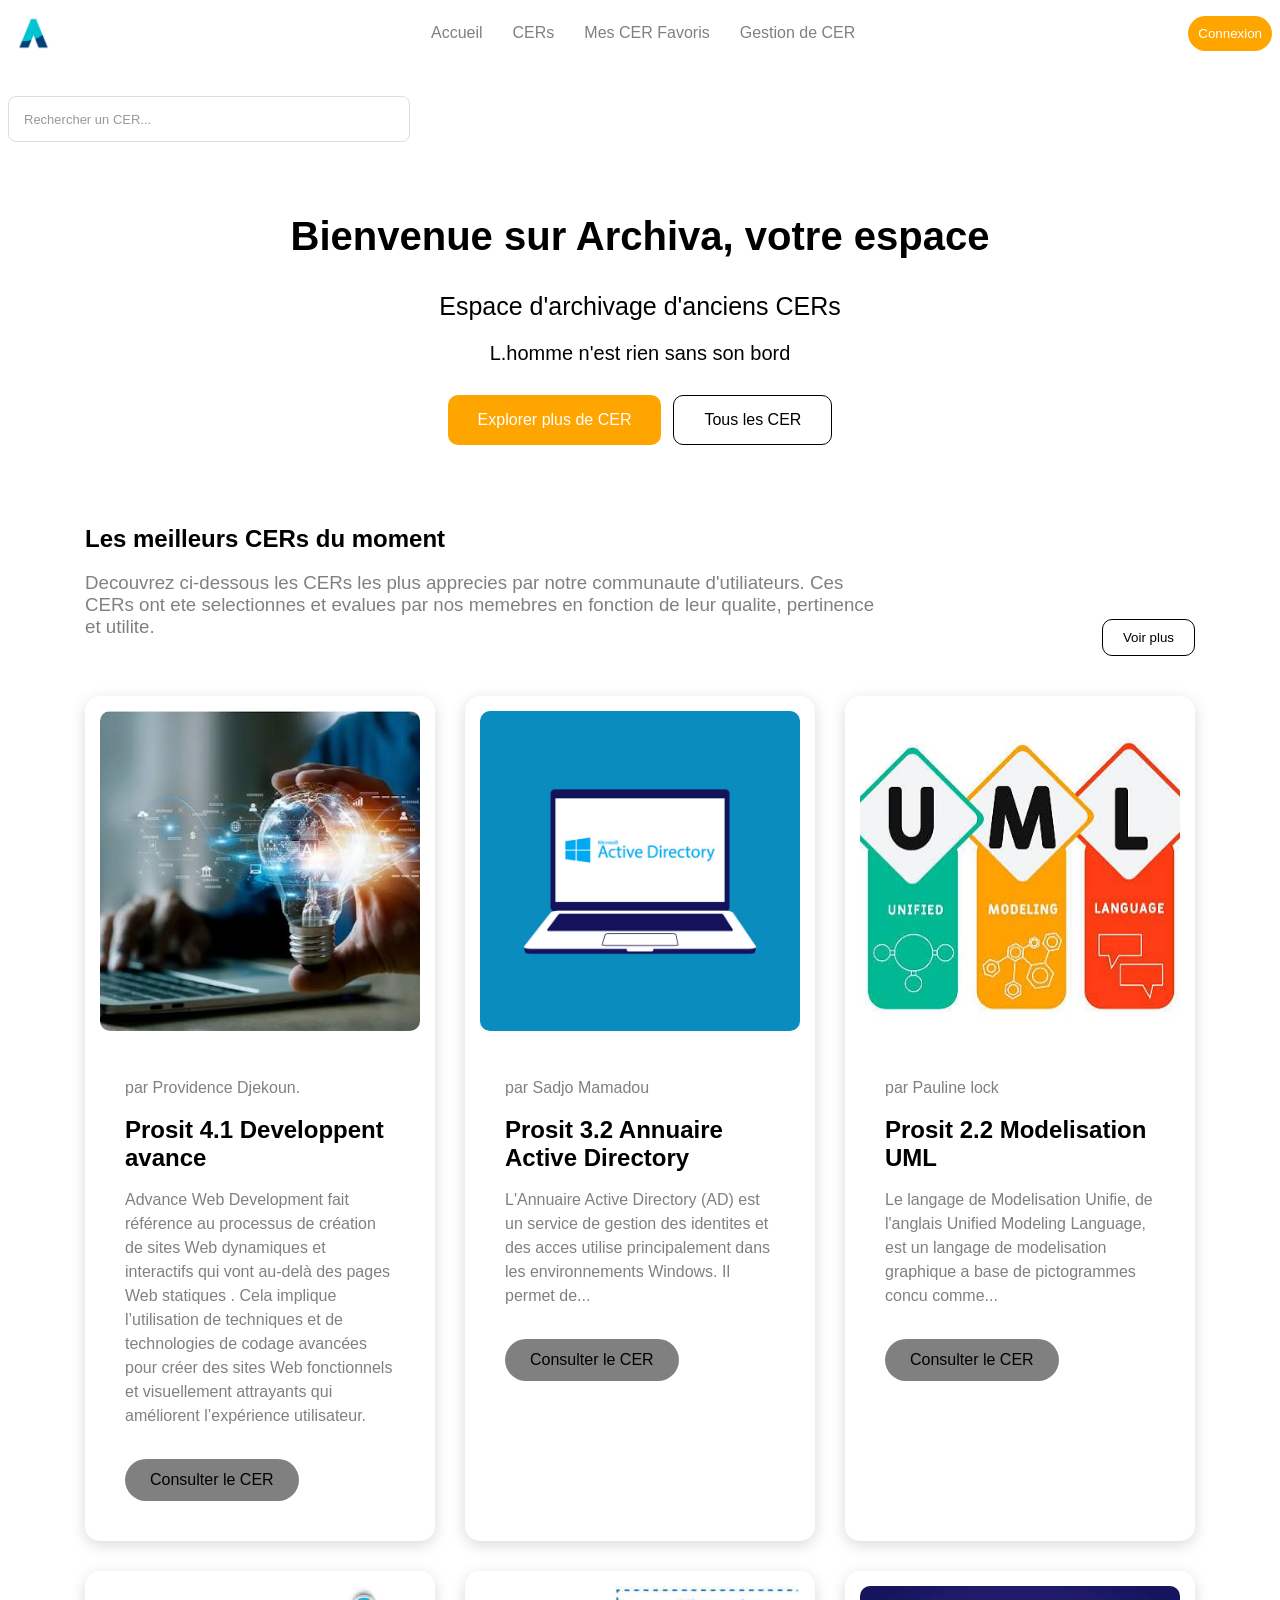
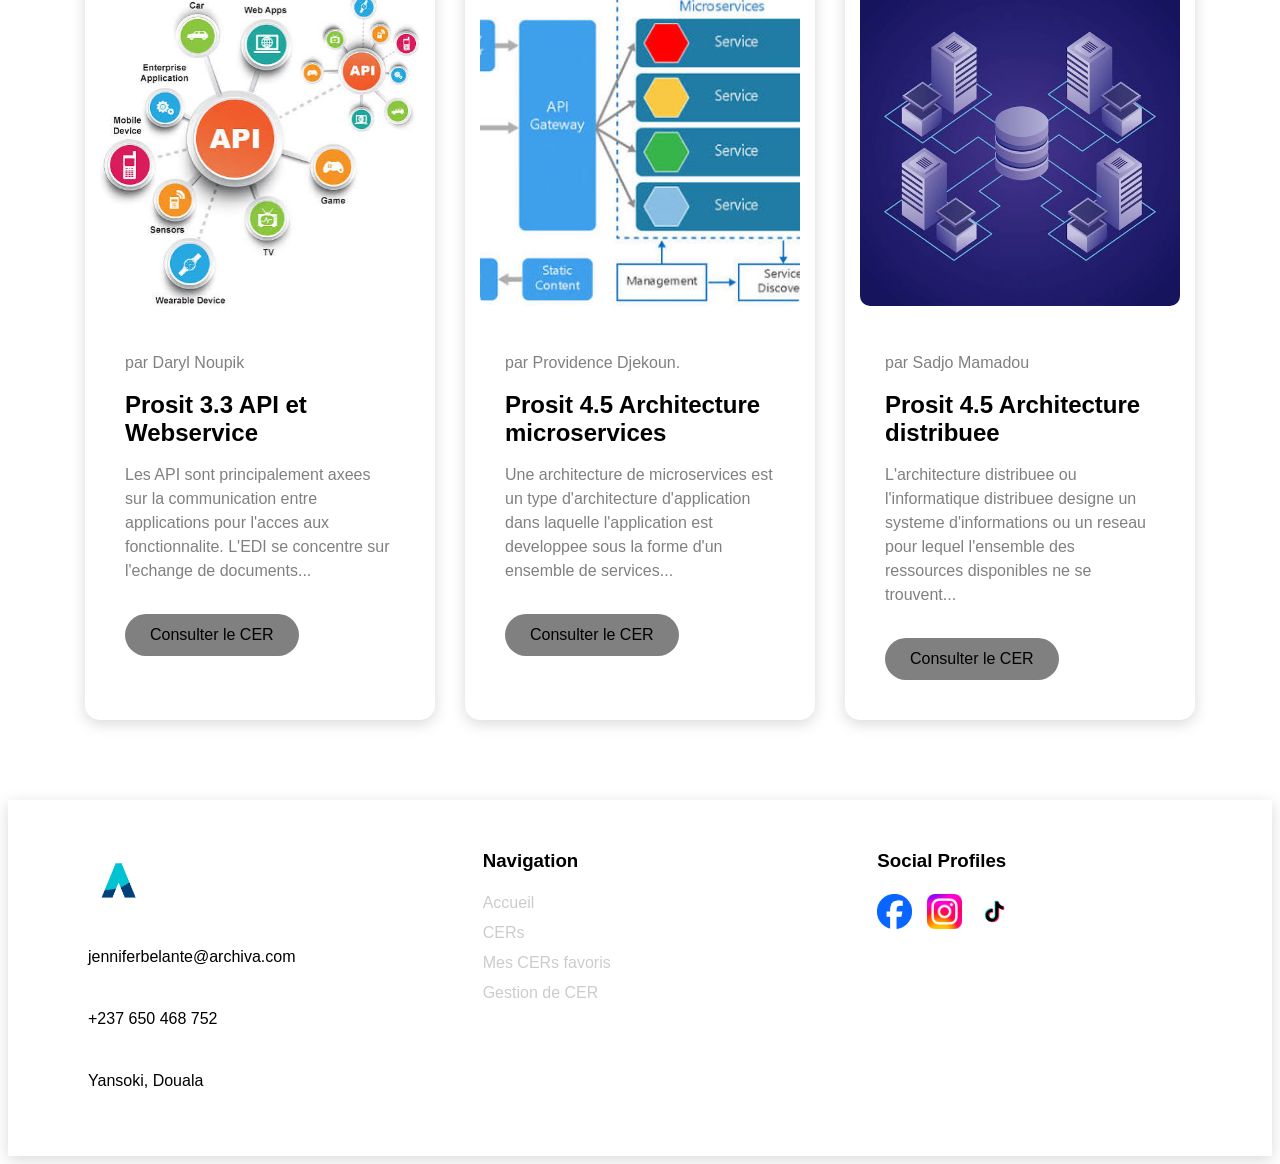
<file: index.html>
<!DOCTYPE html>
<html lang="fr">
<head>
    <meta charset="UTF-8">
    <meta name="viewport" content="width=device-width, initial-scale=1.0">
    <title>Archiva</title>
    <link rel="stylesheet" href="styles/styles.css">
</head>
<body>
    <header>
        <nav>
            <div class="logo">
                <img src="styles/assets/images.jpg" alt="Archiva">        
            </div>
            <ul>
                <li><a href="index.html">Accueil</a></li>
                <li><a href="cer.html">CERs</a></li>
                <li><a href="favoris.html">Mes CER Favoris</a></li>
                <li><a href="gestion.html">Gestion de CER</a></li>
            </ul>
            <button class="connexion">Connexion</button>
        </nav>
    </header>
    <main>
        <section class="hero-section">

            <div class="search-bar">
                <input type="search" id="hero-search" placeholder="Rechercher un CER...">
                <button id="hero-search-btn">🔍︎</button>
            </div> 

            <div class="hero-content">

                <h1>Bienvenue sur Archiva, votre espace</h1>

                <h2>Espace d'archivage d'anciens CERs</h2>

                <h3>L.homme n'est rien sans son bord</h3>

                <div class="hero-buttons">
                    <button class="btn-explorer">Explorer plus de CER</button>
                    <button class="btn-tous">Tous les CER</button>
                </div>
            </div>
            
        </section>
        <section class="feature-section">

            <div class="cer-header">
                <div class="best-cer">
                <h1>Les meilleurs CERs du moment</h1>

                <h3>
                    Decouvrez ci-dessous les CERs les plus apprecies par notre communaute d'utiliateurs. Ces CERs ont
                    ete selectionnes et evalues par nos memebres en fonction de leur qualite, pertinence et utilite.
                </h3>
            </div>

            <button class="more">Voir plus</button>
            </div>

            <article class="cer-card">
                <img src="styles/assets/advanced-dev.jpg" alt="Active Directory">
                    <div class="cer-info">
                        <p>par Providence Djekoun.</p>
                        <h3>Prosit 4.1 Developpent avance</h3>
                        <p>
                            Advance Web Development fait référence au processus de création de
                            sites Web dynamiques et interactifs qui vont au-delà des pages Web statiques . Cela
                            implique l’utilisation de techniques et de technologies de codage avancées pour
                            créer des sites Web fonctionnels et visuellement attrayants qui améliorent
                            l’expérience utilisateur.
                        </p>
                        <button class="consult">Consulter le CER</button>
                    </div>
            </article>

            <article class="cer-card">
                <img src="styles/assets/active-directory.jpg" alt="Active Directory">
                    <div class="cer-info">
                        <p>par Sadjo Mamadou</p>
                        <h3>Prosit 3.2 Annuaire Active Directory</h3>
                        <p>
                            L'Annuaire Active Directory (AD) est
                            un service de gestion des identites et
                            des acces utilise principalement dans
                            les environnements Windows. Il
                            permet de...
                        </p>
                        <button class="consult">Consulter le CER</button>
                    </div>
            </article>

            <article class="cer-card">
                <img src="styles/assets/uml.jpg" alt="UML">
                    <div class="cer-info">
                        <p>par Pauline lock</p>
                        <h3>Prosit 2.2 Modelisation UML</h3>
                        <p>
                            Le langage de Modelisation Unifie,
                            de l'anglais Unified Modeling
                            Language, est un langage de 
                            modelisation graphique a base de 
                            pictogrammes concu comme...
                        </p>
                        <button class="consult">Consulter le CER</button>
                    </div>
            </article>

            <article class="cer-card">
                <img src="styles/assets/api.jpg" alt="API">
                    <div class="cer-info">
                        <p>par Daryl Noupik</p>
                        <h3>Prosit 3.3 API et Webservice</h3>
                        <p>
                            Les API sont principalement axees sur
                            la communication entre applications
                            pour l'acces aux fonctionnalite. L'EDI
                            se concentre sur l'echange de
                            documents...
                        </p>
                        <button class="consult">Consulter le CER</button>
                    </div>
            </article>

            <article class="cer-card">
                <img src="styles/assets/microservices-architecture.jpg" alt="Microservices">
                    <div class="cer-info">
                        <p>par Providence Djekoun.</p>
                        <h3>Prosit 4.5 Architecture microservices</h3>
                        <p>
                            Une architecture de microservices est
                            un type d'architecture d'application 
                            dans laquelle l'application est 
                            developpee sous la forme d'un
                            ensemble de services...
                        </p>
                        <button class="consult">Consulter le CER</button>
                    </div>
            </article>

            <article class="cer-card">
                <img src="styles/assets/distribuee-architecture.jpg" alt="Distribuee">
                    <div class="cer-info">
                        <p>par Sadjo Mamadou</p>
                        <h3>Prosit 4.5 Architecture distribuee</h3>
                        <p>
                            L'architecture distribuee ou 
                            l'informatique distribuee designe un
                            systeme d'informations ou un reseau
                            pour lequel l'ensemble des ressources
                            disponibles ne se trouvent...
                        </p>
                        <button class="consult">Consulter le CER</button>
                    </div>
            </article>
        </section>

    </main>
    <footer>
        <div class="footer-content">

            <div class="footer-column">
                <img src="styles/assets/images.jpg" alt="Archiva" class="footer-logo">

                <p>jenniferbelante@archiva.com</p>
                <p>+237 650 468 752</p>
                <p>Yansoki, Douala</p>
            </div>
            
            <div class="footer-column">
                <h3>Navigation</h3>

                <a href="index.html">Accueil</a>
                <a href="cer.html">CERs</a>
                <a href="favoris.html">Mes CERs favoris</a>
                <a href="gestion.html">Gestion de CER</a>

            </div>

            <div class="footer-column">
                <h3>Social Profiles</h3>

                <div class="social-profiles">
                    <a href="https://www.facebook.com/">
                        <img src="styles/assets/facebook.png" alt="Facebook">
                    </a>
                    <a href="#">
                        <img src="styles/assets/instagram.webp" alt="Instagram">
                    </a>
                    <a href="#">
                        <img src="styles/assets/tiktok.image" alt="TikTok">
                    </a>
                </div>
            </div>
        </div>
    </footer>
    
    <script src="js/script.js"></script>
</body>
</html>
</file>
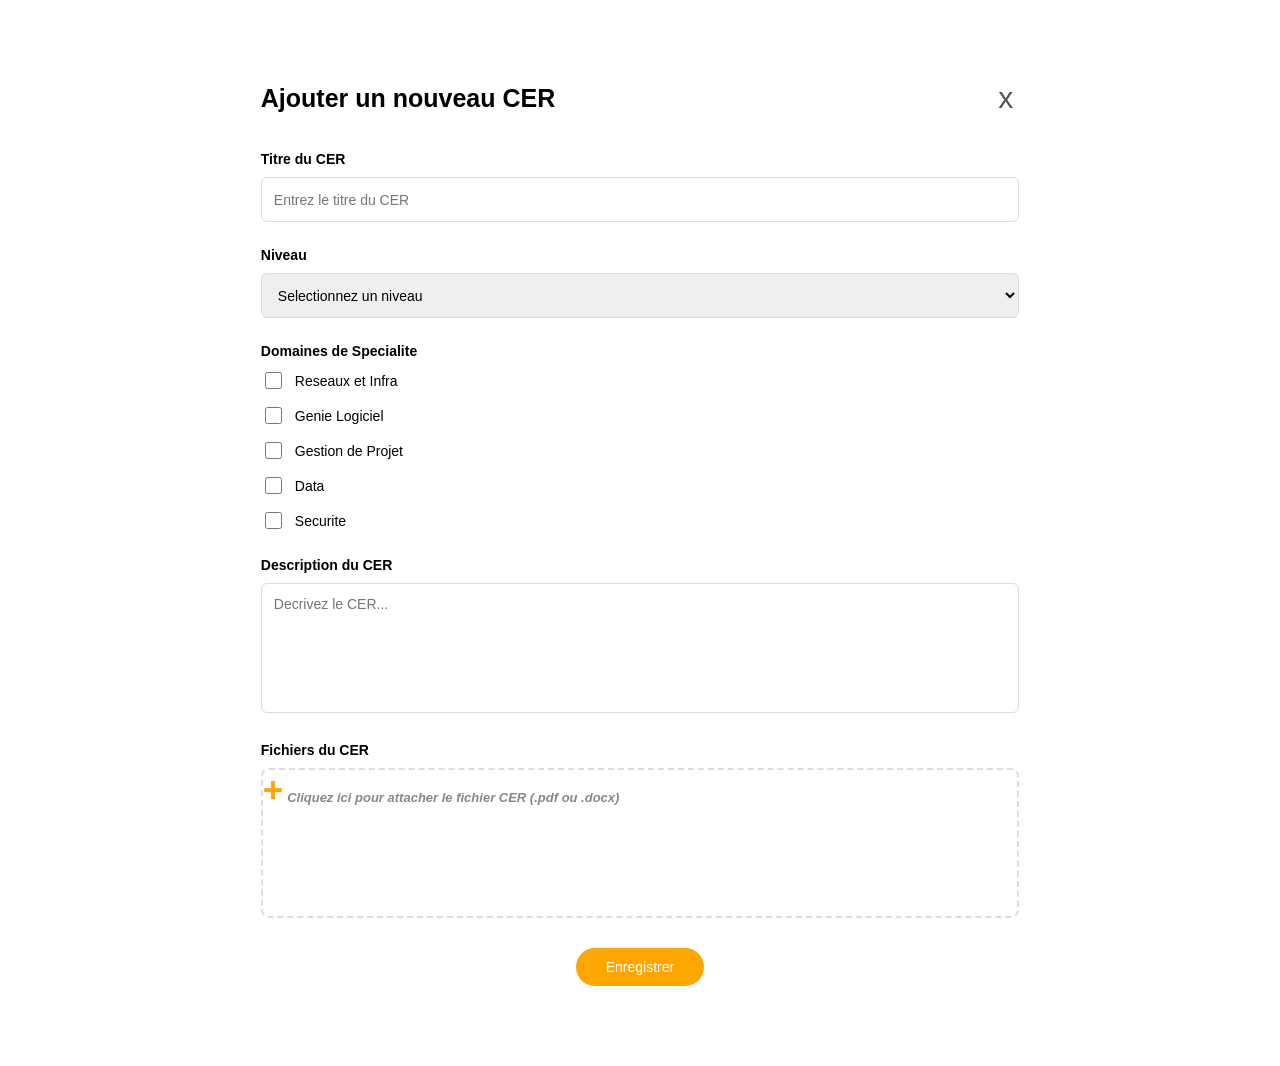
<file: add-cer.html>
<!DOCTYPE html>
<html lang="fr">

<head>

    <meta charset="UTF-8">
    <meta name="viewport" content=""width=device-width, initial-scale="1.0">
    <title>Ajouter un CER - Archiva</title>
    <link rel="stylesheet" href="styles/styles.css">
</head>

<body>

    <main>
        <section class="ajouter-cer-page">

            <div class="ajouter-cer-header">
                <h1>Ajouter un nouveau CER</h1>
                <button class="fermer">x</button>
            </div>

            <div class="form-group">
                <label>Titre du CER</label>
                <input type="text" id="titre" placeholder="Entrez le titre du CER">
            </div>

            <div class="form-group">
                <label>Niveau</label>

                <select id="niveau">
                    <option value="">Selectionnez un niveau</option>
                    <option value="X1">X1</option>
                    <option value="X2">X2</option>
                    <option value="X3">X3</option>
                    <option value="X4">X4</option>
                    <option value="X5">X5</option>
                </select>
            </div>

            <div class="form-group">
                <label>Domaines de Specialite</label>

                <div class="domaines-checkbox">

                    <label>
                        <input type="checkbox" class="specialite-cb" value="Reseaux et Infra">
                        Reseaux et Infra
                    </label>

                    <label>
                        <input type="checkbox" class="specialite-cb" value="Genie Logiciel">
                        Genie Logiciel
                    </label>

                    <label>
                        <input type="checkbox" class="specialite-cb" value="Gestion de Projet">
                        Gestion de Projet
                    </label>

                    <label>
                        <input type="checkbox" class="specialite-cb" value="Data">
                        Data
                    </label>

                    <label>
                        <input type="checkbox" class="specialite-cb" value="Securite">
                        Securite
                    </label>
                </div>
            </div>

            <div class="form-group">
                <label>Description du CER</label>

                <textarea id="description" placeholder="Decrivez le CER..."></textarea>

            </div>

            <div class="form-group">
                <label>Fichiers du CER</label>

                <label class="fichier-box">
                    <span class="fichier-icon">+</span>
                    <em>Cliquez ici pour attacher le fichier CER (.pdf ou .docx)</em>
                    <input type="file" accept=".pdf,.doc,.docx">
                </label>
            </div>

            <button id="enregistrer-btn" class="enregistrer">Enregistrer</button>
        </section>
    </main>
    <script src="js/script.js"></script>
</body>
</html>
</file>
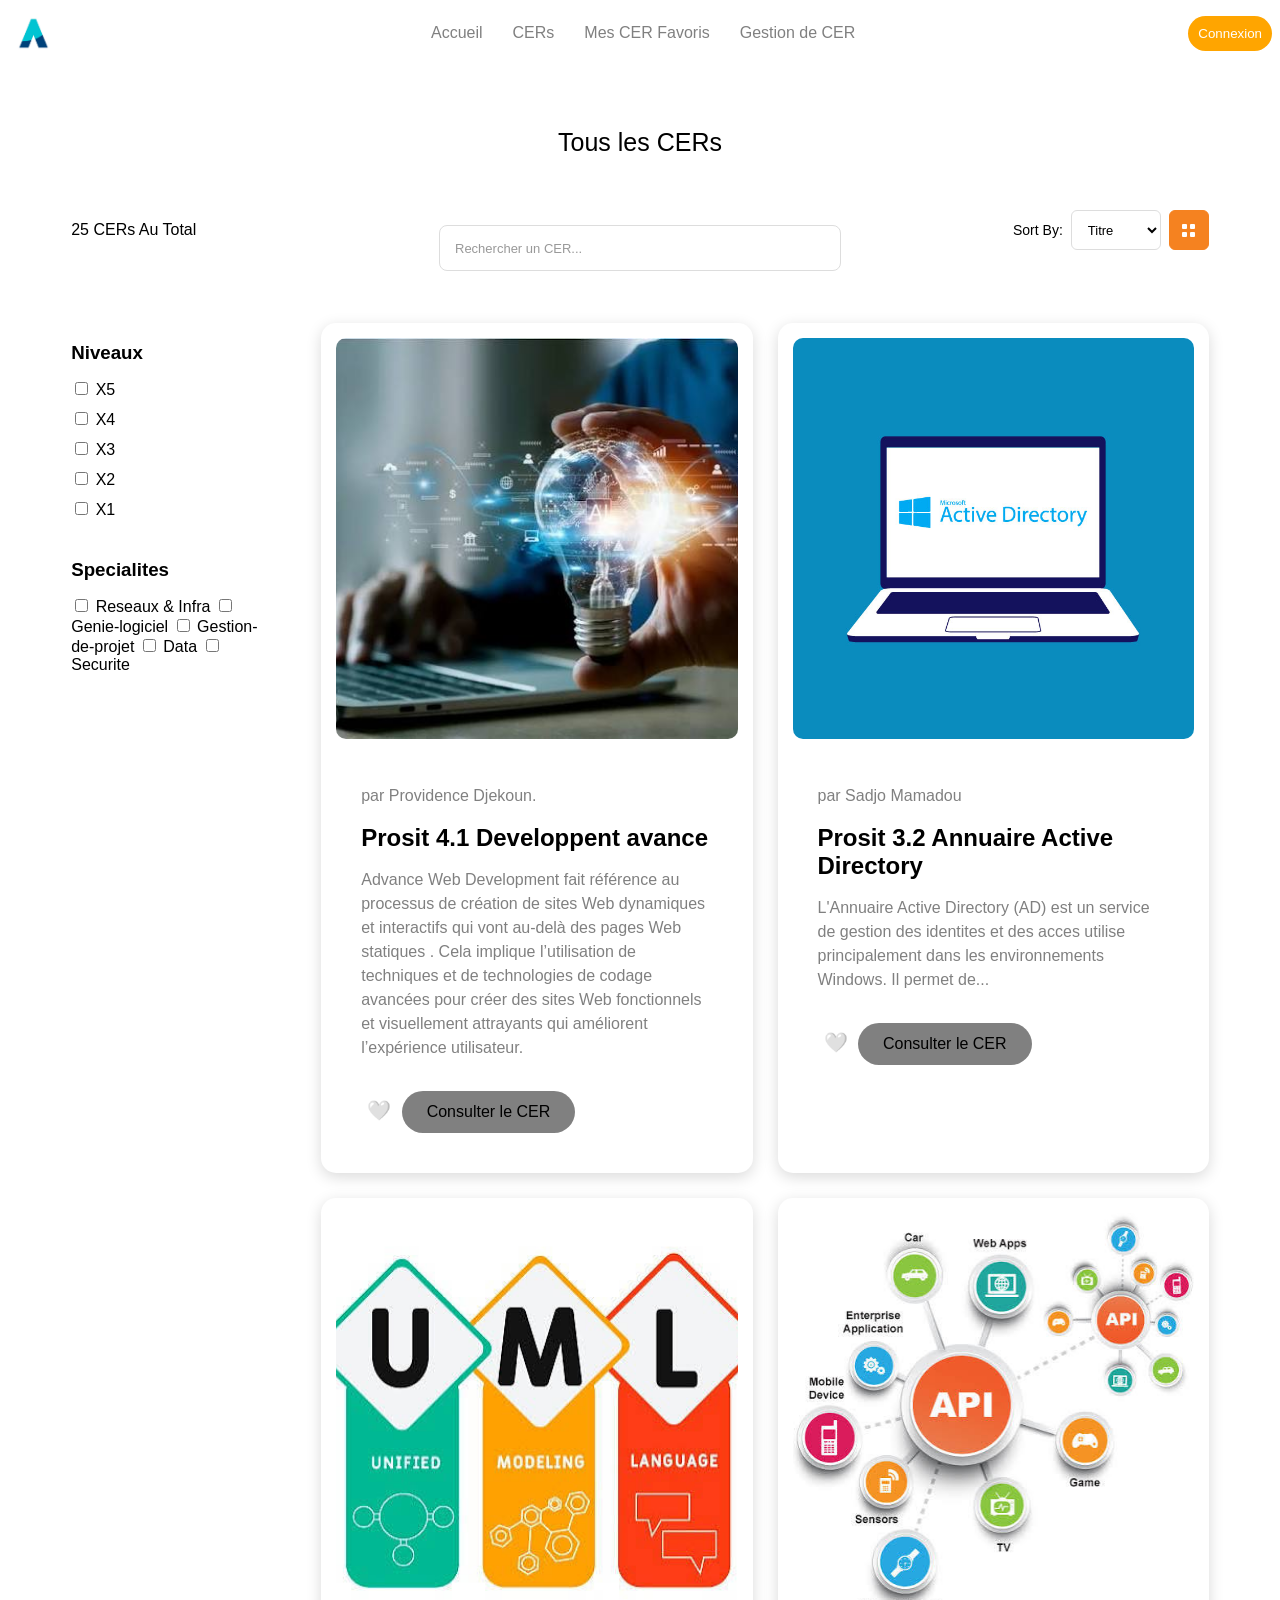
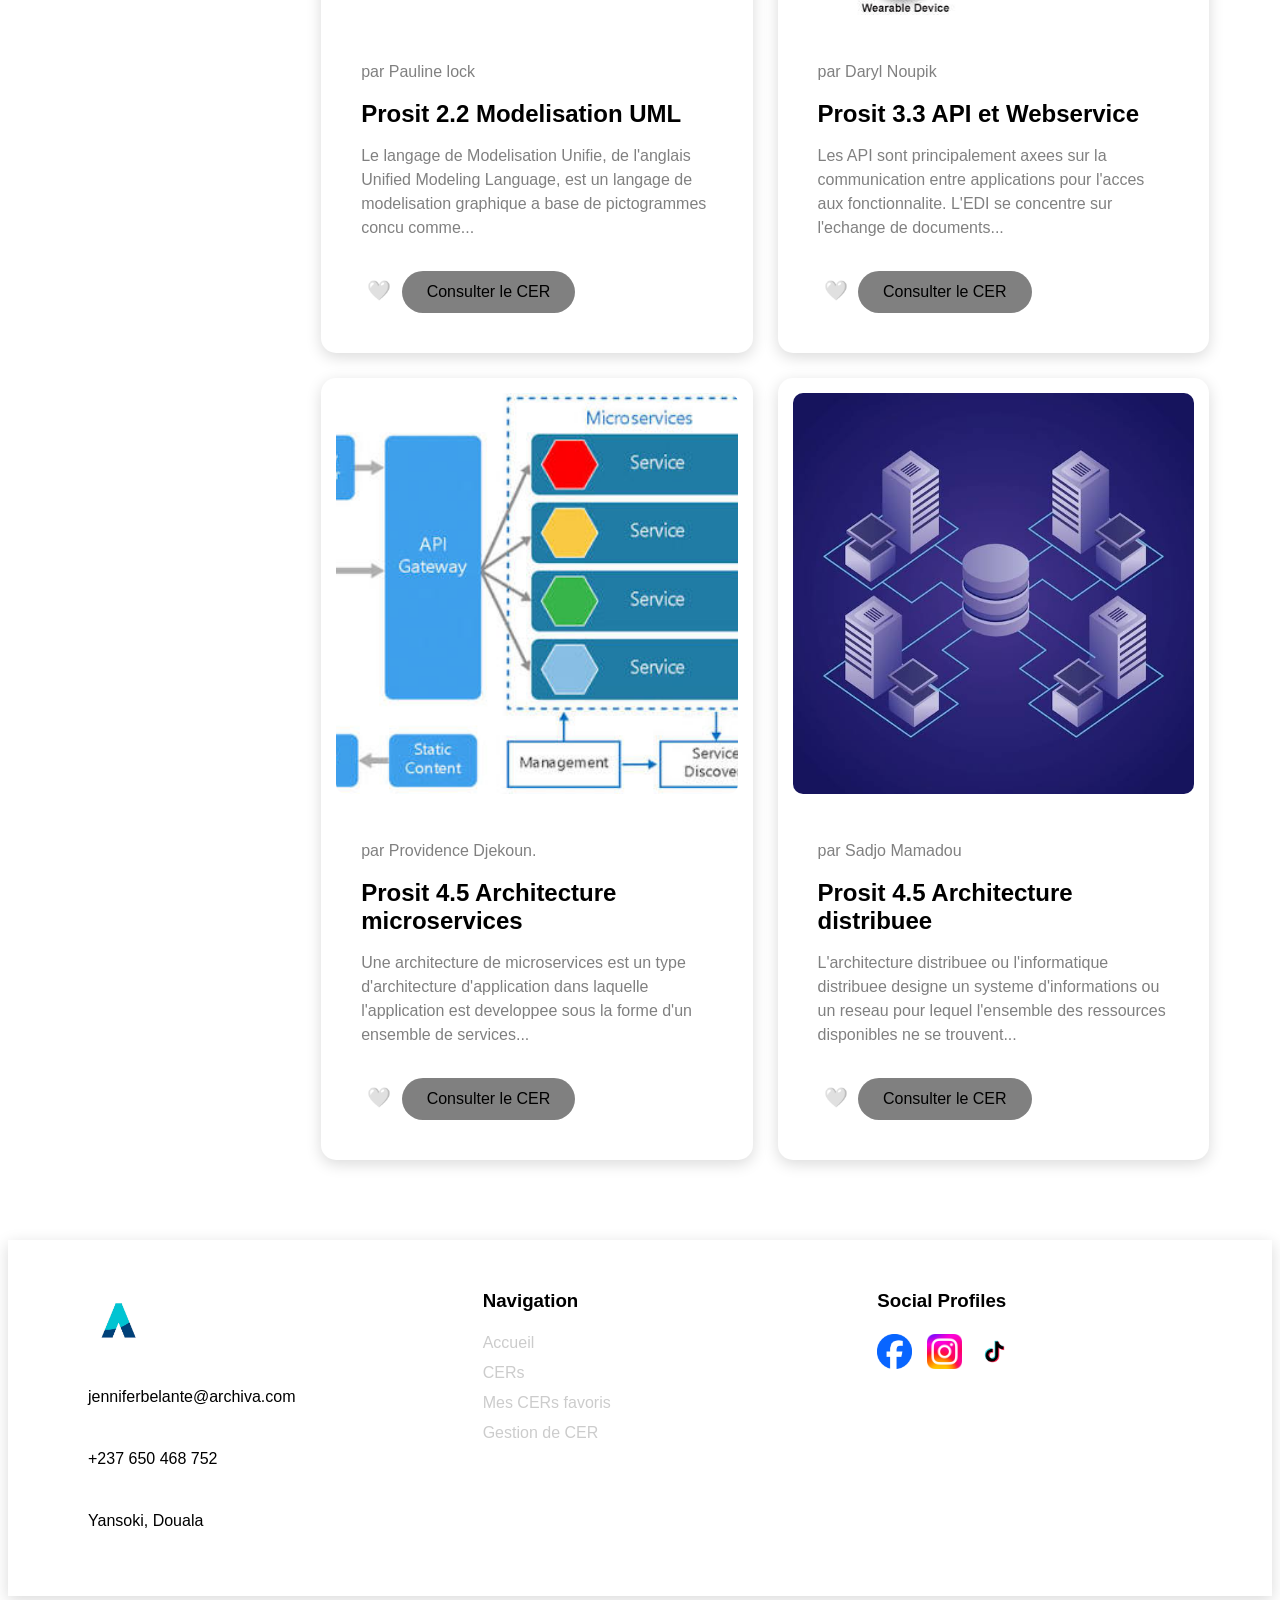
<file: cer.html>
<!DOCTYPE html>
<html lang="fr">
<head>
    <meta charset="UTF-8">
    <meta name="viewport" content="width=device-width, initial-scale=1.0">
    <title>Archiva</title>
    <link rel="stylesheet" href="styles/styles.css">
</head>
<body>
    <header>
        <nav>
            <div class="logo">
                <img src="styles/assets/images.jpg" alt="Archiva">        
            </div>
            <ul>
                <li><a href="index.html">Accueil</a></li>
                <li><a href="cer.html">CERs</a></li>
                <li><a href="favoris.html">Mes CER Favoris</a></li>
                <li><a href="gestion.html">Gestion de CER</a></li>
            </ul>
            <button class="connexion">Connexion</button>
        </nav>
    </header>
    <main>
        <section class="hero-section">  

            <div class="hero-content">
                <h2>Tous les CERs</h2>
            </div>

            <div class="recherche">

                <div class="total-cer">
                    <h3>25 CERs Au Total</h3>
                </div>

                <div class="search-bar">
                    <input type="search" id="cer-search" placeholder="Rechercher un CER...">
                    <button>🔍︎</button>
                </div>

                <div class="sort">

                    <h3>Sort By:</h3>

                    <select>
                        <option value="titre">Titre</option>
                    </select>

                    <button class="view-btn active">
                        <span class="grid-icon">
                            <span></span>
                            <span></span>
                            <span></span>
                            <span></span>
                        </span>
                    </button>

                </div>
                
            </div>
        </section>

        <section class="cer-content">

            <aside class="cer-filters">
                <div class="filter-group">
                    <h3>Niveaux</h3>

                    <div class="niveaux">

                        <label>
                            <input type="checkbox" value="X5">
                            <span>X5</span>
                        </label>

                        <label>
                            <input type="checkbox" value="X4">
                            <span>X4</span>
                        </label>

                        <label>
                            <input type="checkbox" value="X3">
                            <span>X3</span>
                        </label>

                        <label>
                            <input type="checkbox" value="X2">
                            <span>X2</span>
                        </label>

                        <label>
                            <input type="checkbox" value="X1">
                            <span>X1</span>
                        </label>
                    </div>
                </div>

                <div class="filter-group">
                    <h3>Specialites</h3>

                    <div class="specialites">

                        <label>
                            <input type="checkbox" value="Reseaux & Infra">
                            <span>Reseaux & Infra</span>
                        </label>

                        <label>
                            <input type="checkbox" value="Genie-logiciel">
                            <span>Genie-logiciel</span>
                        </label>

                        <label>
                            <input type="checkbox" value="Gestion-de-projet">
                            <span>Gestion-de-projet</span>
                        </label>

                        <label>
                            <input type="checkbox" value="Data">
                            <span>Data</span>
                        </label>

                        <label>
                            <input type="checkbox" value="Securite">
                            <span>Securite</span>
                        </label>
                    </div>

                </div>
            </aside>

            <div class="cer-cards">

                <article class="cer-card" data-niveau="X4" data-specialite="Genie-logiciel">
                    <img src="styles/assets/advanced-dev.jpg" alt="Active Directory">
                        <div class="cer-info">
                            <p>par Providence Djekoun.</p>
                            <h3>Prosit 4.1 Developpent avance</h3>
                            <p>
                                Advance Web Development fait référence au processus de création de
                                sites Web dynamiques et interactifs qui vont au-delà des pages Web statiques . Cela
                                implique l’utilisation de techniques et de technologies de codage avancées pour
                                créer des sites Web fonctionnels et visuellement attrayants qui améliorent
                                l’expérience utilisateur.
                            </p>
                            <button class="favori-btn">🤍</button>
                            <button class="consult">Consulter le CER</button>
                        </div>
                </article>

                <article class="cer-card" data-niveau="X4" data-specialite="Reseaux & Infra">
                    <img src="styles/assets/active-directory.jpg" alt="Active Directory">
                        <div class="cer-info">
                            <p>par Sadjo Mamadou</p>
                            <h3>Prosit 3.2 Annuaire Active Directory</h3>
                            <p>
                                L'Annuaire Active Directory (AD) est
                                un service de gestion des identites et
                                des acces utilise principalement dans
                                les environnements Windows. Il
                                permet de...
                            </p>
                            <button class="favori-btn">🤍</button>
                            <button class="consult">Consulter le CER</button>
                        </div>
                </article>

                <article class="cer-card" data-niveau="X1" data-specialite="Gestion-de-projet">
                    <img src="styles/assets/uml.jpg" alt="UML">
                        <div class="cer-info">
                            <p>par Pauline lock</p>
                            <h3>Prosit 2.2 Modelisation UML</h3>
                            <p>
                                Le langage de Modelisation Unifie,
                                de l'anglais Unified Modeling
                                Language, est un langage de 
                                modelisation graphique a base de 
                                pictogrammes concu comme...
                            </p>
                            <button class="favori-btn">🤍</button>
                            <button class="consult">Consulter le CER</button>
                        </div>
                </article>

                <article class="cer-card" data-niveau="X2" data-specialite="Genie-logiciel">
                    <img src="styles/assets/api.jpg" alt="API">
                        <div class="cer-info">
                            <p>par Daryl Noupik</p>
                            <h3>Prosit 3.3 API et Webservice</h3>
                            <p>
                                Les API sont principalement axees sur
                                la communication entre applications
                                pour l'acces aux fonctionnalite. L'EDI
                                se concentre sur l'echange de
                                documents...
                            </p>
                            <button class="favori-btn">🤍</button>
                            <button class="consult">Consulter le CER</button>
                        </div>
                </article>

                <article class="cer-card" data-niveau="X4" data-specialite="Reseaux & Infra">
                    <img src="styles/assets/microservices-architecture.jpg" alt="Microservices">
                        <div class="cer-info">
                            <p>par Providence Djekoun.</p>
                            <h3>Prosit 4.5 Architecture microservices</h3>
                            <p>
                                Une architecture de microservices est
                                un type d'architecture d'application 
                                dans laquelle l'application est 
                                developpee sous la forme d'un
                                ensemble de services...
                            </p>
                            <button class="favori-btn">🤍</button>
                            <button class="consult">Consulter le CER</button>
                        </div>
                </article>

                <article class="cer-card" data-niveau="X3" data-specialite="Securite">
                    <img src="styles/assets/distribuee-architecture.jpg" alt="Distribuee">
                        <div class="cer-info">
                            <p>par Sadjo Mamadou</p>
                            <h3>Prosit 4.5 Architecture distribuee</h3>
                            <p>
                                L'architecture distribuee ou 
                                l'informatique distribuee designe un
                                systeme d'informations ou un reseau
                                pour lequel l'ensemble des ressources
                                disponibles ne se trouvent...
                            </p>
                            <button class="favori-btn">🤍</button>
                            <button class="consult">Consulter le CER</button>
                        </div>
                </article>
            </div>
        </section>

    </main>
    <footer>
        <div class="footer-content">

            <div class="footer-column">
                <img src="styles/assets/images.jpg" alt="Archiva" class="footer-logo">

                <p>jenniferbelante@archiva.com</p>
                <p>+237 650 468 752</p>
                <p>Yansoki, Douala</p>
            </div>
            
            <div class="footer-column">
                <h3>Navigation</h3>

                <a href="index.html">Accueil</a>
                <a href="cer.html">CERs</a>
                <a href="favoris.html">Mes CERs favoris</a>
                <a href="gestion.html">Gestion de CER</a>

            </div>

            <div class="footer-column">
                <h3>Social Profiles</h3>

                <div class="social-profiles">
                    <a href="#">
                        <img src="styles/assets/facebook.png" alt="Facebook">
                    </a>
                    <a href="#">
                        <img src="styles/assets/instagram.webp" alt="Instagram">
                    </a>
                    <a href="#">
                        <img src="styles/assets/tiktok.image" alt="TikTok">
                    </a>
                </div>
            </div>
        </div>
    </footer>
    <script src="js/script.js"></script>
</body>
</html>
</file>
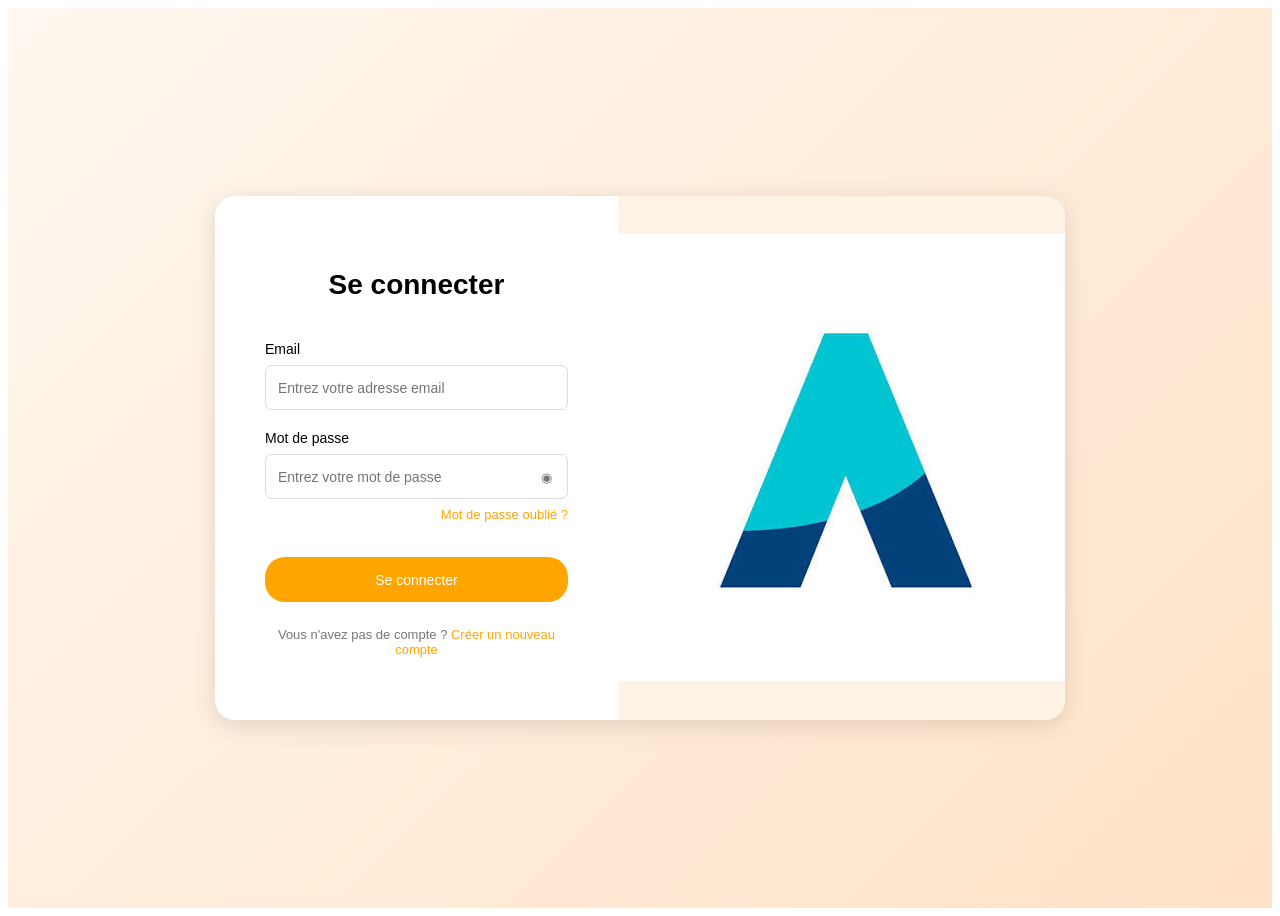
<file: connexion.html>
<!DOCTYPE html>
<html lang="fr">

<head>
    <meta charset="UTF-8">
    <meta name="viewport" content="width=device-width, initial-scale=1.0">
    <title>Connexion - Archiva</title>
    <link rel="stylesheet" href="styles/styles.css">
</head>

<body>

    <main class="connexion-page">

        <section class="connexion-card">

            <div class="connexion-form">

                <h1>Se connecter</h1>

                <div class="connexion-group">
                    <label for="email">Email</label>
                    <input type="email" id="email" placeholder="Entrez votre adresse email">
                </div>

                <div class="connexion-group">
                    <label for="password">Mot de passe</label>

                    <div class="password-input">
                        <input type="password" id="password" placeholder="Entrez votre mot de passe">
                        <button type="button" class="eye">◉</button>
                    </div>

                    <a href="#" class="mot-de-passe-oublie">
                        Mot de passe oublié ?
                    </a>

                </div>    

                <button id="connexion" class="connexion-submit">
                    Se connecter
                </button>

                <p class="creation-compte">
                    Vous n'avez pas de compte ?
                    <a href="inscription.html">Créer un nouveau compte</a>
                </p>

            </div>

            <div class="connexion-image">
                <img src="styles/assets/images.jpg">
            </div>
            
        </section>
    </main>
    <script src="js/script.js"></script>
</body>
</file>
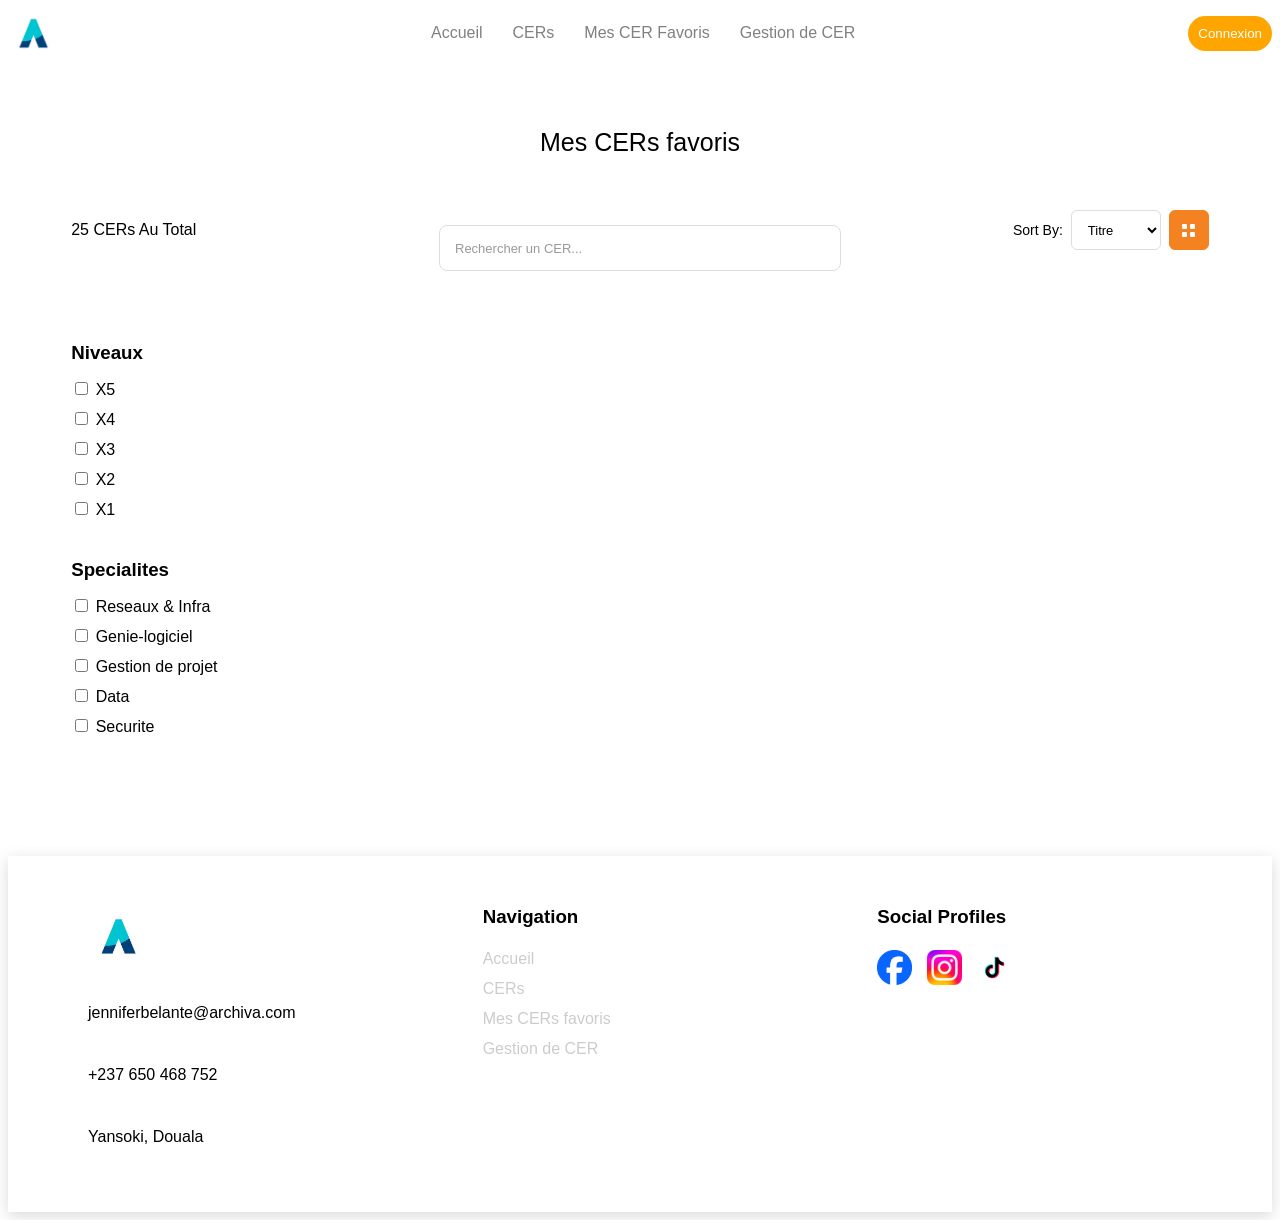
<file: favoris.html>
<!DOCTYPE html>
<html lang="fr">
<head>
    <meta charset="UTF-8">
    <meta name="viewport" content="width=device-width, initial-scale=1.0">
    <title>Archiva</title>
    <link rel="stylesheet" href="styles/styles.css">
</head>
<body>
    <header>
        <nav>
            <div class="logo">
                <img src="styles/assets/images.jpg" alt="Archiva">        
            </div>
            <ul>
                <li><a href="index.html">Accueil</a></li>
                <li><a href="cer.html">CERs</a></li>
                <li><a href="favoris.html">Mes CER Favoris</a></li>
                <li><a href="gestion.html">Gestion de CER</a></li>
            </ul>
            <button class="connexion">Connexion</button>
        </nav>
    </header>
    <main>
        <section class="hero-section">  

            <div class="hero-content">
                <h2>Mes CERs favoris</h2>
            </div>

            <div class="recherche">

                <div class="total-cer">
                    <h3>25 CERs Au Total</h3>
                </div>

                <div class="search-bar">
                    <input type="search" placeholder="Rechercher un CER...">
                    <button>🔍︎</button>
                </div>

                <div class="sort">

                    <h3>Sort By:</h3>

                    <select>
                        <option value="titre">Titre</option>
                    </select>

                    <button class="view-btn active">
                        <span class="grid-icon">
                            <span></span>
                            <span></span>
                            <span></span>
                            <span></span>
                        </span>
                    </button>

                </div>
                
            </div>
        </section>

        <section class="cer-content">

            <aside class="cer-filters">
                <div class="filter-group">
                    <h3>Niveaux</h3>

                    <div class="niveaux">

                        <label>
                            <input type="checkbox">
                            <span>X5</span>
                        </label>

                        <label>
                            <input type="checkbox">
                            <span>X4</span>
                        </label>

                        <label>
                            <input type="checkbox">
                            <span>X3</span>
                        </label>

                        <label>
                            <input type="checkbox">
                            <span>X2</span>
                        </label>

                        <label>
                            <input type="checkbox">
                            <span>X1</span>
                        </label>
                    </div>
                </div>

                <div class="filter-group">
                    <h3>Specialites</h3>

                    <div class="niveaux">

                        <label>
                            <input type="checkbox">
                            <span>Reseaux & Infra</span>
                        </label>

                        <label>
                            <input type="checkbox">
                            <span>Genie-logiciel</span>
                        </label>

                        <label>
                            <input type="checkbox">
                            <span>Gestion de projet</span>
                        </label>

                        <label>
                            <input type="checkbox">
                            <span>Data</span>
                        </label>

                        <label>
                            <input type="checkbox">
                            <span>Securite</span>
                        </label>
                    </div>

                </div>
            </aside>

            <div class="cer-cards">

                <article class="cer-card">
                    <img src="styles/assets/uml.jpg" alt="UML">
                        <div class="cer-info">
                            <p>par Pauline lock</p>
                            <h3>Prosit 2.2 Modelisation UML</h3>
                            <p>
                                Le langage de Modelisation Unifie,
                                de l'anglais Unified Modeling
                                Language, est un langage de 
                                modelisation graphique a base de 
                                pictogrammes concu comme...
                            </p>
                            <button class="favori-btn">❤️</button>
                            <button class="consult">Consulter le CER</button>
                        </div>
                </article>

                <article class="cer-card">
                    <img src="styles/assets/api.jpg" alt="API">
                        <div class="cer-info">
                            <p>par Daryl Noupik</p>
                            <h3>Prosit 3.3 API et Webservice</h3>
                            <p>
                                Les API sont principalement axees sur
                                la communication entre applications
                                pour l'acces aux fonctionnalite. L'EDI
                                se concentre sur l'echange de
                                documents...
                            </p>
                            <button class="favori-btn">❤️</button>
                            <button class="consult">Consulter le CER</button>
                        </div>
                </article>

                <article class="cer-card">
                    <img src="styles/assets/microservices-architecture.jpg" alt="Microservices">
                        <div class="cer-info">
                            <p>par Providence Djekoun.</p>
                            <h3>Prosit 4.5 Architecture microservices</h3>
                            <p>
                                Une architecture de microservices est
                                un type d'architecture d'application 
                                dans laquelle l'application est 
                                developpee sous la forme d'un
                                ensemble de services...
                            </p>
                            <button class="favori-btn">❤️</button>
                            <button class="consult">Consulter le CER</button>
                        </div>
                </article>

                <article class="cer-card">
                    <img src="styles/assets/distribuee-architecture.jpg" alt="Distribuee">
                        <div class="cer-info">
                            <p>par Providence Djekoun</p>
                            <h3>Prosit 4.5 Architecture distribuee</h3>
                            <p>
                                L'architecture distribuee ou 
                                l'informatique distribuee designe un
                                systeme d'informations ou un reseau
                                pour lequel l'ensemble des ressources
                                disponibles ne se trouvent...
                            </p>
                            <button class="favori-btn">❤️</button>
                            <button class="consult">Consulter le CER</button>
                        </div>
                </article>
            </div>
        </section>

    </main>
    <footer>
        <div class="footer-content">

            <div class="footer-column">
                <img src="styles/assets/images.jpg" alt="Archiva" class="footer-logo">

                <p>jenniferbelante@archiva.com</p>
                <p>+237 650 468 752</p>
                <p>Yansoki, Douala</p>
            </div>
            
            <div class="footer-column">
                <h3>Navigation</h3>

                <a href="index.html">Accueil</a>
                <a href="cer.html">CERs</a>
                <a href="favoris.html">Mes CERs favoris</a>
                <a href="gestion.html">Gestion de CER</a>

            </div>

            <div class="footer-column">
                <h3>Social Profiles</h3>

                <div class="social-profiles">
                    <a href="#">
                        <img src="styles/assets/facebook.png" alt="Facebook">
                    </a>
                    <a href="#">
                        <img src="styles/assets/instagram.webp" alt="Instagram">
                    </a>
                    <a href="#">
                        <img src="styles/assets/tiktok.image" alt="TikTok">
                    </a>
                </div>
            </div>
        </div>
    </footer>
    <script src="js/script.js"></script>
</body>
</html>
</file>
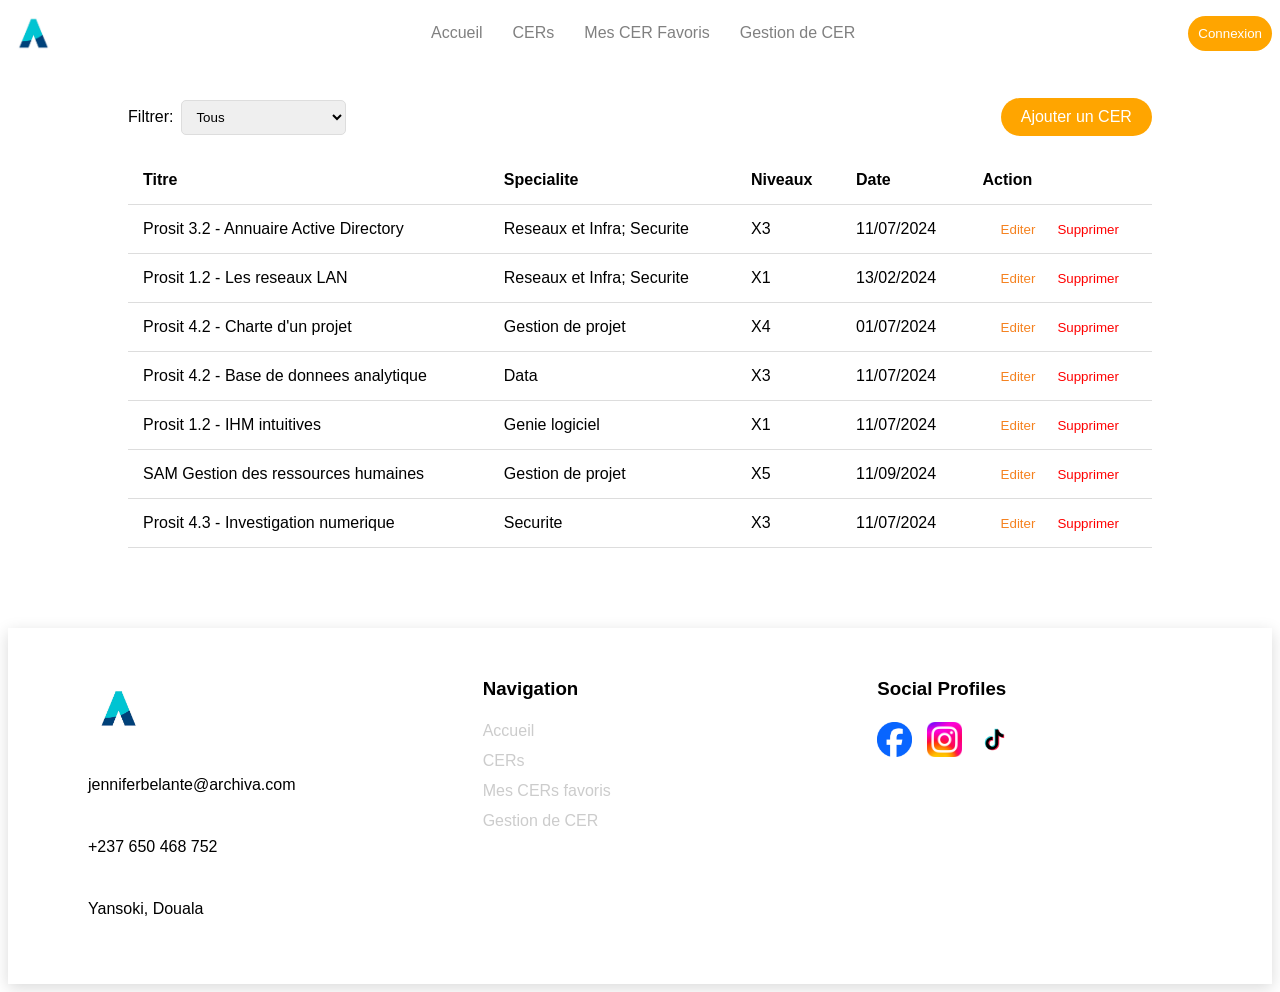
<file: gestion.html>
<!DOCTYPE html>
<html lang="fr">
<head>
    <meta charset="UTF-8">
    <meta name="viewport" content="width=device-width, initial-scale=1.0">
    <title>Archiva</title>
    <link rel="stylesheet" href="styles/styles.css">
</head>
<body>
    <header>
        <nav>
            <div class="logo">
                <img src="styles/assets/images.jpg" alt="Archiva">        
            </div>
            <ul>
                <li><a href="index.html">Accueil</a></li>
                <li><a href="cer.html">CERs</a></li>
                <li><a href="favoris.html">Mes CER Favoris</a></li>
                <li><a href="gestion.html">Gestion de CER</a></li>
            </ul>
            <button class="connexion">Connexion</button>
        </nav>
    </header>
    <main>
        
        <section class="gestion-cer">
            
            <div class="gestion-header">

                <div class="filtre">
                    <span>Filtrer:</span>

                    <select>
                        <option value="tous">Tous</option>
                        <option value="reseau">Reseaux et Infra</option>
                        <option value="genie-logiciel">Genie Logiciel</option>
                        <option value="gestion-projet">Gestion de Projet</option>
                        <option value="data">Data</option>

                    </select>
                </div>

                <a href="add-cer.html" class="ajouter-cer">Ajouter un CER</a>

            </div>

            <table class="cer-table">

                <thead>
                    <tr>
                        <th>Titre</th>
                        <th>Specialite</th>
                        <th>Niveaux</th>
                        <th>Date</th>
                        <th>Action</th>
                    </tr>
                </thead>

                <tbody>

                    <tr>
                        <td>Prosit 3.2 - Annuaire Active Directory</td>
                        <td>Reseaux et Infra; Securite</td>
                        <td>X3</td>
                        <td>11/07/2024</td>
                        <td>
                            <div class="actions">
                                <button class="editer">Editer</button>
                                <button class="supprimer">Supprimer</button>
                            </div>
                        </td>
                    </tr>

                    <tr>
                        <td>Prosit 1.2 - Les reseaux LAN</td>
                        <td>Reseaux et Infra; Securite</td>
                        <td>X1</td>
                        <td>13/02/2024</td>
                        <td>
                            <div class="actions">
                                <button class="editer">Editer</button>
                                <button class="supprimer">Supprimer</button>
                            </div>
                        </td>
                    </tr>

                    <tr>
                        <td>Prosit 4.2 - Charte d'un projet</td>
                        <td>Gestion de projet</td>
                        <td>X4</td>
                        <td>01/07/2024</td>
                        <td>
                            <div class="actions">
                                <button class="editer">Editer</button>
                                <button class="supprimer">Supprimer</button>
                            </div>
                        </td>
                    </tr>

                    <tr>
                        <td>Prosit 4.2 - Base de donnees analytique</td>
                        <td>Data</td>
                        <td>X3</td>
                        <td>11/07/2024</td>
                        <td>
                            <div class="actions">
                                <button class="editer">Editer</button>
                                <button class="supprimer">Supprimer</button>
                            </div>
                        </td>
                    </tr>

                    <tr>
                        <td>Prosit 1.2 - IHM intuitives</td>
                        <td>Genie logiciel</td>
                        <td>X1</td>
                        <td>11/07/2024</td>
                        <td>
                            <div class="actions">
                                <button class="editer">Editer</button>
                                <button class="supprimer">Supprimer</button>
                            </div>
                        </td>
                    </tr>

                    <tr>
                        <td>SAM Gestion des ressources humaines</td>
                        <td>Gestion de projet</td>
                        <td>X5</td>
                        <td>11/09/2024</td>
                        <td>
                            <div class="actions">
                                <button class="editer">Editer</button>
                                <button class="supprimer">Supprimer</button>
                            </div>
                        </td>
                    </tr>

                    <tr>
                        <td>Prosit 4.3 - Investigation numerique</td>
                        <td>Securite</td>
                        <td>X3</td>
                        <td>11/07/2024</td>
                        <td>
                            <div class="actions">
                                <button class="editer">Editer</button>
                                <button class="supprimer">Supprimer</button>
                            </div>
                        </td>
                    </tr>
                </tbody>
            </table>

        </section>

    </main>
    <footer>
        <div class="footer-content">

            <div class="footer-column">
                <img src="styles/assets/images.jpg" alt="Archiva" class="footer-logo">

                <p>jenniferbelante@archiva.com</p>
                <p>+237 650 468 752</p>
                <p>Yansoki, Douala</p>
            </div>
            
            <div class="footer-column">
                <h3>Navigation</h3>

                <a href="index.html">Accueil</a>
                <a href="cer.html">CERs</a>
                <a href="favoris.html">Mes CERs favoris</a>
                <a href="gestion.html">Gestion de CER</a>

            </div>

            <div class="footer-column">
                <h3>Social Profiles</h3>

                <div class="social-profiles">
                    <a href="#">
                        <img src="styles/assets/facebook.png" alt="Facebook">
                    </a>
                    <a href="#">
                        <img src="styles/assets/instagram.webp" alt="Instagram">
                    </a>
                    <a href="#">
                        <img src="styles/assets/tiktok.image" alt="TikTok">
                    </a>
                </div>
            </div>
        </div>
    </footer>
    <script src="js/script.js"></script>
</body>
</html>
</file>
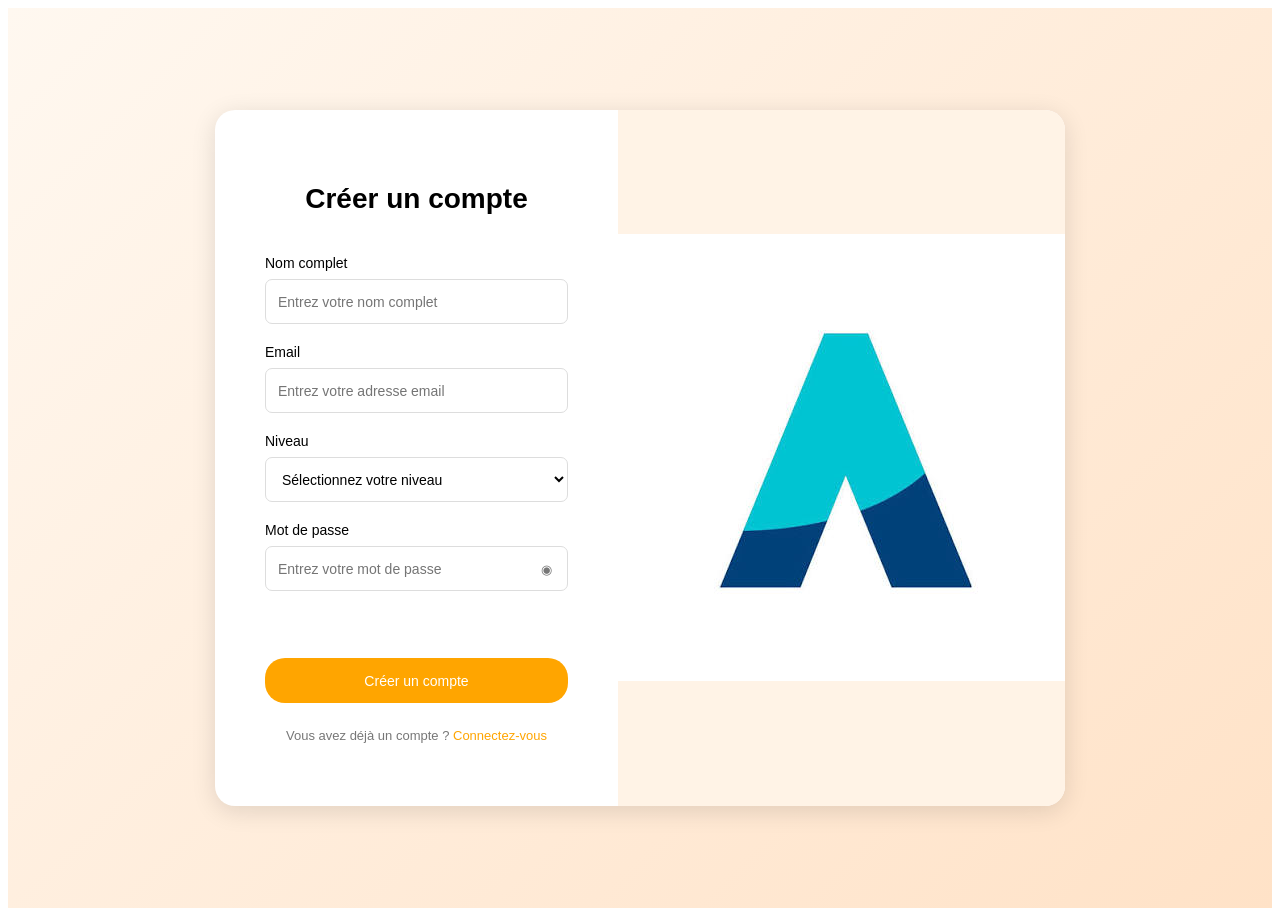
<file: inscription.html>
<!DOCTYPE html>
<html lang="fr">

<head>
    <meta charset="UTF-8">
    <meta name="viewport" content="width=device-width, initial-scale=1.0">
    <title>Créer un compte - Archiva</title>
    <link rel="stylesheet" href="styles/styles.css">
</head>

<body>

    <main class="connexion-page">

        <section class="connexion-card">

            <div class="connexion-form">

                <h1>Créer un compte</h1>

                <div class="connexion-group">
                    <label for="nom">Nom complet</label>
                    <input type="text" id="nom" placeholder="Entrez votre nom complet">
                </div>

                <div class="connexion-group">
                    <label for="email">Email</label>
                    <input type="email" id="email" placeholder="Entrez votre adresse email">
                </div>

                <div class="connexion-group">
                    <label for="niveau">Niveau</label>
                    <select id="niveau">
                        <option value="">Sélectionnez votre niveau</option>
                        <option value="x1">X1</option>
                        <option value="x2">X2</option>
                        <option value="x3">X3</option>
                        <option value="x4">X4</option>
                        <option value="x5">X5</option>
                    </select>
                </div>

                <div class="connexion-group">
                    <label for="password">Mot de passe</label>

                    <div class="password-input">
                        <input type="password" id="password" placeholder="Entrez votre mot de passe">
                        <button type="button" class="eye">◉</button>
                    </div>
                </div>

                <p id="message"></p>
                <button id="creerCompte" class="connexion-submit">
                    Créer un compte
                </button>

                <p class="creation-compte">
                    Vous avez déjà un compte ?
                    <a href="connexion.html">Connectez-vous</a>
                </p>

            </div>

            <div class="connexion-image">
                <img src="styles/assets/images.jpg">
            </div>

        </section>

    </main>
    <script src="js/script.js"></script>

</body>
</html>
</file>
<file: styles/styles.css>
nav {
    display: flex;
    align-items: center;
    justify-content: space-between;
}
ul {
    display: flex;
    font-family:'Segoe UI', Tahoma, Geneva, Verdana, sans-serif;
    gap: 30px;
    list-style: none;
}
ul a {
    color: gray;
    text-decoration: none;
}
.logo img {
    display: flex;
    align-items: center;
    width: 50px;
    height: auto;
}

.connexion {
    color: white;
    background-color: orange;
    padding: 10px;
    border: none;
    border-radius: 20px;
}
.search-bar {
    display: flex;
    justify-content: center;
    align-items: center;
    gap: 10px;
    margin-top: 40px;
}

.search-bar input {
    width: 500px;
    padding: 12px 20px;
    border: 1px solid #ccc;
    border-radius: 25px;
    font-size: 16px;
}
.search-bar button {
    padding: 12px 20px;
    border: none;
    border-radius: 25px;
    background-color: orange;
    color: white;
    cursor: pointer;
}
.hero-content {
    text-align: center;
    margin-top: 70px;
    font-family:'Segoe UI', Tahoma, Geneva, Verdana, sans-serif;
}
.hero-content h1 {
    font-size: 40px;
    font-weight: bold;
    
}
.hero-content h2 {
    font-size: 25px;
    font-weight: normal;
}
.hero-content h3 {
    font-size: 20px;
    font-weight: normal;
}
.hero-buttons {
    display: flex;
    justify-content: center;
    gap: 12px;
    margin-top: 30px;
    size: 50px;
}
.btn-explorer {
    background-color: orange;
    color: white;
    border: none;
    padding: 15px 30px;
    font-size: 16px;
    border-radius: 10px;
    
}
.btn-tous {
    background-color: white;
    color: black;
    border: 1px solid black;
    padding: 15px 30px;
    font-size: 16px;
    border-radius: 10px;
}
.feature-section {
    display: grid;
    grid-template-columns: repeat(3, 350px);
    justify-content: center;
    gap: 30px;
    margin-top: 60px;
}
.cer-header {
    grid-column: 1 / -1;
    display: flex;
    justify-content: space-between;
    align-items: end;
    margin-bottom: 10px
}
.best-cer h1 {
    color: black;
    margin-bottom: 10px;
    font-family:'Segoe UI', Tahoma, Geneva, Verdana, sans-serif;
}
.best-cer h3 {
    color: gray;
    font-weight: normal;
    max-width: 800px;
    font-family:'Segoe UI', Tahoma, Geneva, Verdana, sans-serif
}
.more {
    color: black;
    background-color: white;
    border: 1px solid black;
    border-radius: 10px;
    padding: 10px 20px

}
.cer-card {
    background-color: white;
    border-radius: 15px;
    padding: 15px;
    box-shadow: 0 4px 15px rgba(0, 0, 0, 0.15);
}
.cer-card img {
    width: 100%;
    aspect-ratio: 1 / 1;
    object-fit: cover;
    border-radius: 10px
}
.cer-info {
    padding: 25px;
}
.cer-info h3 {
    font-size: 24px;
    margin: 10px 0;
}
.cer-info p {
    font-family:'Segoe UI', Tahoma, Geneva, Verdana, sans-serif;
    color: gray;
    line-height: 1.5;
}
.consult {
    background-color: gray;
    color: black;
    border: none;
    padding: 12px 25px;
    border-radius: 25px;
    font-size: 16px;
    cursor: pointer;
    margin-top: 15px;
}
footer {
    background-color: white;
    margin-top: 80px;
    padding: 50px 80px;
    box-shadow: 0 4px 15px rgba(0, 0, 0, 0.15);
}
.footer-content {
    display: grid;
    grid-template-columns: repeat(3, 1fr);
    gap: 80px; 
}
.footer-column {
    display: flex;
    flex-direction: column;
    gap: 12px;
}
.footer-logo {
    width: 60px;
    height: auto;
    margin-bottom: 10px;
}
.footer-column h3 {
    margin-top: 0;
    margin-bottom: 10px;
}
.footer-column a {
    color: #ccc;
    text-decoration: none;
}
.social-profiles {
    display: flex;
    gap: 15px;
}

.social-profiles img {
    width: 35px;
    height: 35px;
    object-fit: contain;
}

/*cer.html*/
.recherche {
    width: 90%;
    margin: 30px auto 0;

    display: grid;
    grid-template-columns: 1fr 400px 1fr;
    align-items: center;

    min-height: 50px;
}

.total-cer {
    justify-self: start;
}

.total-cer h3 {
    margin: 0;
    font-size: 16px;
    font-weight: 500;
}

/* MILIEU */
.search-bar {
    justify-self: center;
    align-self: center;
    transform: translateY(-2px);

    width: 400px;
    height: 44px;

    display: flex;
    align-items: center;

    background-color: white;
    border: 1px solid #ddd;
    border-radius: 8px;

    overflow: hidden;
}

.search-bar input {
    flex: 1;

    height: 100%;

    padding: 0 15px;

    border: none;
    outline: none;

    font-family:'Segoe UI', Tahoma, Geneva, Verdana, sans-serif;
    font-size: 13px;
}
.search-bar input::placeholder {
    color: #999;
}

.search-bar button {
    width: 45px;
    height: 100%;

    border: none;
    background: transparent;

    font-size: 18px;

    cursor: pointer;
}

.sort {
    justify-self: end;

    display: flex;
    align-items: center;
    gap: 8px;
}

.sort h3 {
    margin: 0;

    font-size: 14px;
    font-weight: 500;
}

.sort select {
    height: 40px;

    padding: 0 30px 0 12px;

    border: 1px solid #ddd;
    border-radius: 6px;

    background-color: white;

    font-family: 'Poppins', sans-serif;
    font-size: 13px;

    cursor: pointer;
}

.view-btn {
    width: 40px;
    height: 40px;

    display: flex;
    align-items: center;
    justify-content: center;

    border: 1px solid #ddd;
    border-radius: 6px;

    background-color: white;

    cursor: pointer;
}


.view-btn.active {
    background-color: #f58220;
    border-color: #f58220;
}

.grid-icon {
    display: grid;
    grid-template-columns: repeat(2, 5px);
    grid-template-rows: repeat(2, 5px);
    gap: 3px;
}

.grid-icon span {
    width: 5px;
    height: 5px;
    background-color: white;
    border-radius: 1px;
}


.list-icon {
    display: flex;
    flex-direction: column;
    gap: 4px;
}

.list-icon span {
    display: block;
    width: 15px;
    height: 2px;
    background-color: #555;
}

body {
    font-family:'Segoe UI', Tahoma, Geneva, Verdana, sans-serif;
}

.cer-content {
    width: 90%;
    margin: 50px auto;
    display: grid;
    grid-template-columns: 200px 1fr;
    gap: 50px;
}

.filter-group {
    margin-bottom: 40px;
}

.filter-group h3 {
    margin-bottom: 15px;
}

.niveaux {
    display: flex;
    flex-direction: column;
    gap: 10px;
}

.niveaux div {
    width: 40px;
    height: 40px;
    border: 1px solid #ddd;
    display: flex;
    align-items: center;
    justify-content: center;
}

.domaines {
    display: flex;
    flex-direction: column;
    gap: 10px;
}

.domaines div {
    padding: 10px;
    border: 1px solid #ddd;
}

.cer-cards {
    display: grid;
    grid-template-columns: 1fr 1fr;
    gap: 25px;
}
.gestion-cer {
    width: 90%;
    margin: 40px auto;
}

.gestion-header {
    width: 90%;
    margin: 0 auto 20px;

    display: flex;
    justify-content: space-between;
    align-items: center;
}

.filtre {
    display: flex;
    align-items: center;
    gap: 8px;
}

.filtre select {
    padding: 8px 30px 8px 10px;
    border: 1px solid #ddd;
    border-radius: 5px;
    font-family: 'Poppins', sans-serif;
}

.ajouter-cer {
    padding: 10px 20px;
    border: none;
    border-radius: 20px;
    background-color: orange;
    color: white;
    font-family: 'Segoe UI', Tahoma, Geneva, Verdana, sans-serif;
    cursor: pointer;
    text-decoration: none;
    display: inline-block;
}

.cer-table {
    width: 90%;
    margin: 0 auto;
    border-collapse: collapse;
}

.cer-table th,
.cer-table td {
    padding: 15px;
    text-align: left;
    border-bottom: 1px solid #ddd;
}

.cer-table th {
    font-weight: 600;
}
.actions {
    display: flex;
    justify-content: center;
    gap: 10px;
}

.actions button {
    border: none;
    background: none;
    font-family: 'Segoe UI', Tahoma, Geneva, Verdana, sans-serif;
    cursor: pointer;
}

.editer {
    color: #f58220;
}

.supprimer {
    color: red;
}

.ajouter-cer-page {
    width: 60%;
    margin: 50px auto;
    padding: 30px;
    background-color: white;
}

.ajouter-cer-header {
    display: flex;
    align-items: center;
    justify-content: space-between;
    margin-bottom: 35px;
}

.ajouter-cer-header h1 {
    margin: 0;
    font-size: 25px;
    font-weight: 600;
}

.fermer {
    border: none;
    background: none;
    font-size: 30px;
    color: #555;
    cursor: pointer;
}

.form-group {
    margin-bottom: 25px;
}

.form-group > label {
    display: block;
    margin-bottom: 10px;
    font-size: 14px;
    font-weight: 600;
}

.form-group input[type="text"],
.form-group select {
    width: 100%;
    height: 45px;
    padding: 0 12px;
    border: 1px solid #ddd;
    border-radius: 6px;
    box-sizing: border-box;
    font-family: 'Segoe UI', Tahoma, Geneva, Verdana, sans-serif;
    font-size: 14px;
}

.domaines-checkbox {
    display: flex;
    flex-direction: column;
    gap: 12px;
}

.domaines-checkbox label {
    display: flex;
    align-items: center;
    gap: 10px;
    font-size: 14px;
}

.domaines-checkbox input {
    width: 17px;
    height: 17px;
}

.form-group textarea {
    width: 100%;
    height: 130px;
    padding: 12px;
    border: 1px solid #ddd;
    border-radius: 6px;
    box-sizing: border-box;
    resize: none;
    font-family: 'Segoe UI', Tahoma, Geneva, Verdana, sans-serif;
    font-size: 14px;
}

.fichier-box {
    width: 100%;
    height: 150px;
    border: 2px dashed #ddd;
    border-radius: 8px;
    display: flex;
    flex-direction: column;
    align-items: center;
    justify-content: center;
    gap: 10px;
    cursor: pointer;
    box-sizing: border-box;
    color: #777;
}

.fichier-box input {
    display: none;
}

.fichier-icon {
    font-size: 35px;
    color: orange;
}

.fichier-box em {
    font-size: 13px;
    color: #888;
}

.enregistrer {
    display: block;
    margin: 30px auto 0;
    padding: 11px 30px;
    border: none;
    border-radius: 20px;
    background-color: orange;
    color: white;
    font-family: 'Segoe UI', Tahoma, Geneva, Verdana, sans-serif;
    font-size: 14px;
    cursor: pointer;
}

.connexion-page {
    min-height: 100vh;
    display: flex;
    align-items: center;
    justify-content: center;
    background: linear-gradient(135deg, #fff8f0, #ffe2c7);
}

.connexion-card {
    width: 850px;
    min-height: 500px;
    display: grid;
    grid-template-columns: 1fr 1fr;
    background-color: white;
    border-radius: 20px;
    overflow: hidden;
    box-shadow: 0 5px 25px rgba(0, 0, 0, 0.12);
}

.connexion-form {
    padding: 50px;
    display: flex;
    flex-direction: column;
    justify-content: center;
}

.connexion-form h1 {
    text-align: center;
    margin-bottom: 40px;
    font-size: 28px;
    font-weight: 600;
}

.connexion-group {
    margin-bottom: 20px;
}

.connexion-group label {
    display: block;
    margin-bottom: 8px;
    font-size: 14px;
    font-weight: 500;
}

.connexion-group input {
    width: 100%;
    height: 45px;
    padding: 0 12px;
    border: 1px solid #ddd;
    border-radius: 7px;
    box-sizing: border-box;
    font-family: 'Segoe UI', Tahoma, Geneva, Verdana, sans-serif;
    font-size: 14px;
}

.connexion-group select {
    width: 100%;
    height: 45px;
    padding: 0 12px;
    border: 1px solid #ddd;
    border-radius: 7px;
    box-sizing: border-box;
    background-color: white;
    font-family: 'Segoe UI', Tahoma, Geneva, Verdana, sans-serif;
    font-size: 14px;
}

.password-input {
    position: relative;
}

.password-input input {
    padding-right: 45px;
}

.eye {
    position: absolute;
    right: 10px;
    top: 50%;
    transform: translateY(-50%);
    border: none;
    background: none;
    color: #777;
    cursor: pointer;
}

.mot-de-passe-oublie {
    display: block;
    margin-top: 8px;
    text-align: right;
    color: orange;
    text-decoration: none;
    font-size: 13px;
}

.connexion-submit {
    width: 100%;
    height: 45px;
    margin-top: 15px;
    border: none;
    border-radius: 20px;
    background-color: orange;
    color: white;
    font-family: 'Segoe UI', Tahoma, Geneva, Verdana, sans-serif;
    font-size: 14px;
    cursor: pointer;
}

.creation-compte {
    margin-top: 25px;
    text-align: center;
    font-size: 13px;
    color: #777;
}

.creation-compte a {
    color: orange;
    text-decoration: none;
}

.connexion-image {
    display: flex;
    align-items: center;
    justify-content: center;
    background-color: #fff3e6;
}

.connexion-image video {
    width: 85%;
    height: auto;
    object-fit: contain;
}

.favori-btn {
    border: none;
    background: none;
    font-size: 1.2rem;
    cursor: pointer;
}
</file>
